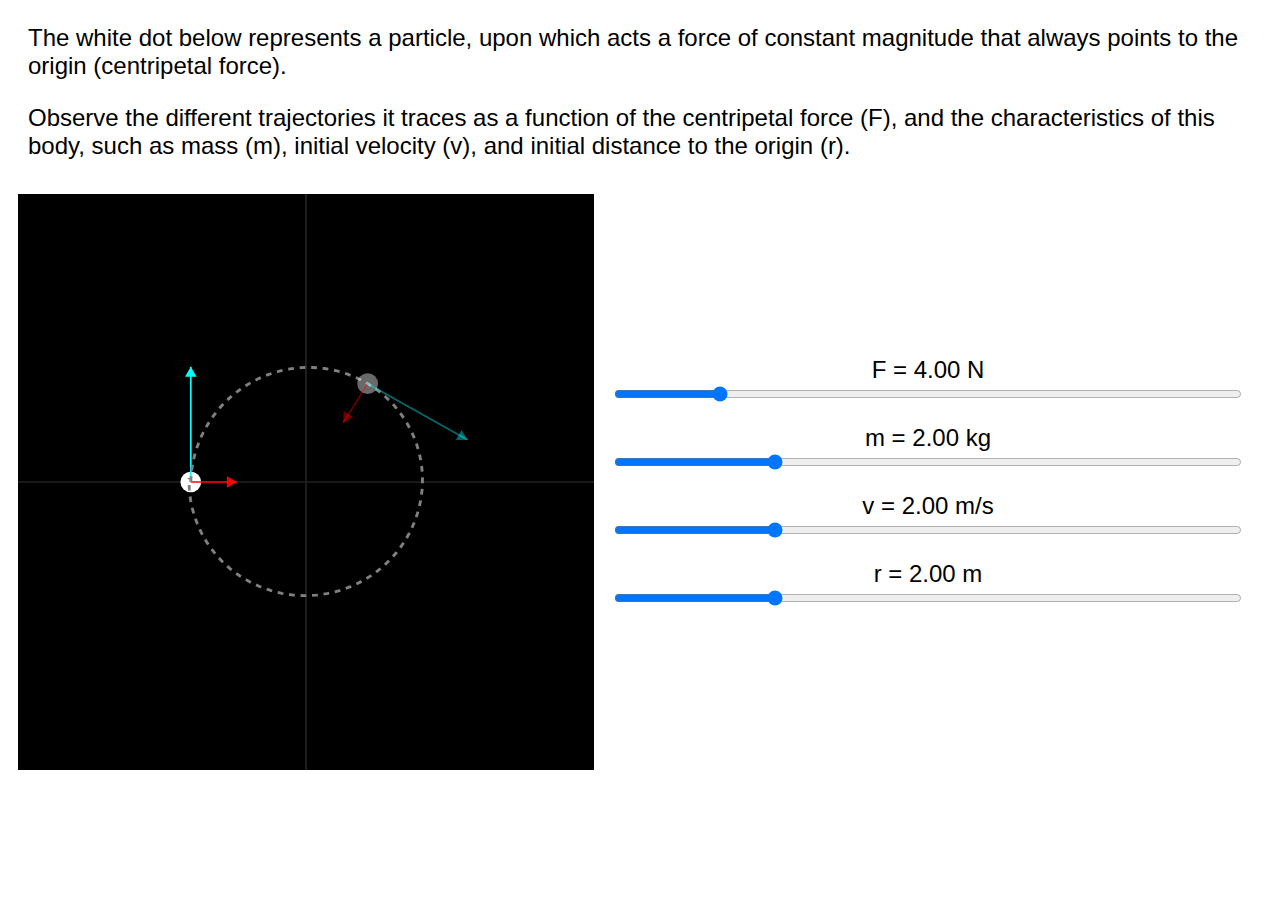
<file: centripetal_force/index.html>
<!DOCTYPE html>
<html>
	<head>
		<title lang="pt">Força centrípeta e movimento circular</title>
		<title lang="en">Centripetal force and circular motion</title>
		
		<link rel="stylesheet" href="style.css">
		<script src="script.js"></script>
		<script src="..\language_change.js"></script>
		<script>window.addEventListener("load", () => set_language("en"))</script>
	</head>
	<body>		
		<div class="header">
			<p class="text" lang="pt">Sobre o corpo representado como uma bolinha branca abaixo age uma força de módulo constante que sempre aponta para a origem (força centrípeta).</p>
			<p class="text" lang="en">The white dot below represents a particle, upon which acts a force of constant magnitude that always points to the origin (centripetal force).</p>
			
			<p class="text" lang="pt">Observe as diferentes trajetórias de um objeto em função da força centrípeta (F), e das características desse corpo como massa (m), velocidade inicial (v) e distância inicial até a origem (r).</p>
			<p class="text" lang="en">Observe the different trajectories it traces as a function of the centripetal force (F), and the characteristics of this body, such as mass (m), initial velocity (v), and initial distance to the origin (r).</p>
		</div>
		
		<div class="row center">
			<canvas id="simulation-canvas" width="400" height="400">
				<p lang="pt">HTML5 não é suportado pelo seu navegador.</p>
				<p lang="en">HTML5 is not supported by your browser.</p>
			</canvas>
			
			<div class="column">
				<div class="control column">
					<label id="force-label" for="force-slider">F = </label>
					<input type="range" id="force-slider"  min="0" max="25.0" step="0.001" value="4">
				</div>
				
				<div class="control column">
					<label id="mass-label" for="mass-slider">m = </label>
					<input type="range" id="mass-slider" min="1.0" max="5.0"  step="0.01" value="2">
				</div>
				
				<div class="control column">
					<label id="speed-label" for="speed-slider">v = </label>
					<input type="range" id="speed-slider" min="1.0" max="5.0"  step="0.01" value="2">
				</div>					
				
				<div class="control column">
					<label id="radius-label" for="radius-slider">r = </label>
					<input type="range" id="radius-slider" min="1.0" max="5.0"  step="0.01" value="2.0">
				</div>
			</div>
		</div>
	</body>
</html>
</file>
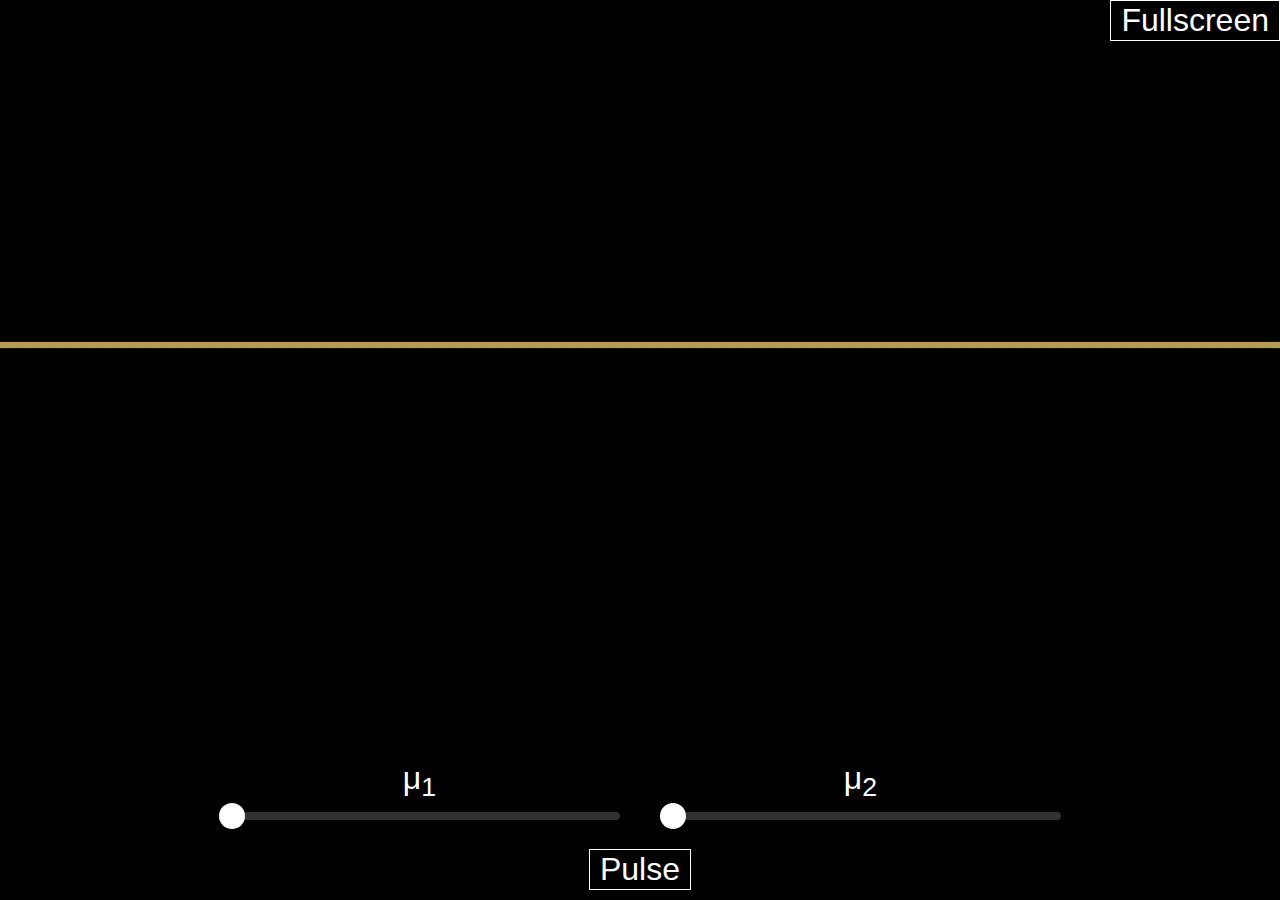
<file: wave_equation/refraction.html>
<!DOCTYPE html>

<html>
	<head>
		<meta charset="utf-8">
		<title lang="en">Refraction of waves on a string</title>
		<title lang="pt">Refração de ondas em uma corda</title>
		<link rel="stylesheet" type="text/css" href="style.css">
		<meta name="viewport" content="width=device-width, user-scalable=no">

		<script type="text/javascript" src="common.js"></script>
		<script type="text/javascript" src="wave.js"></script>
		<script type="text/javascript" src="refraction.js"></script>
		
		<script src="..\language_change.js"></script>
		<script>window.addEventListener("load", () => set_language("en"))</script>
	</head>
	
	<body oncontextmenu="return false">
		<div id="content">
			<div id="main">
				<canvas id="canvas" >HTML5 is not supported.</canvas>
			</div>
			<div id="bottom_panel">
				<div id="controls">
				<div class="row">
					<div class="column">
						<div class="center">
							<label for="density0_slider">μ<sub>1</sub></label>
						</div>
						<input id="density0_slider" type="range" min="0" max="1" value="0" step="0.01" oninput="density0_changed(this.value)" class="slider">
					</div>
					<div class="column">
						<div class="center">
							<label for="density1_slider">μ<sub>2</sub></label>
						</div>
						<input id="density1_slider" type="range" min="0" max="1" value="0" step="0.01" oninput="density1_changed(this.value)" class="slider">
					</div>
				</div>
					<input id="pulse_button" type="button" value="Pulse" lang="en" onclick="wave.pulse()" />
					<input id="pulse_button" type="button" value="Pulso" lang="pt" onclick="wave.pulse()" />
				</div>
			</div>
			
			<input type="button" id="fullscreen_button" onclick="toggle_fullscreen()" value="Tela cheia" lang="pt">
			<input type="button" id="fullscreen_button" onclick="toggle_fullscreen()" value="Fullscreen" lang="en">
		</div>
		
	</body>
</html>
</file>
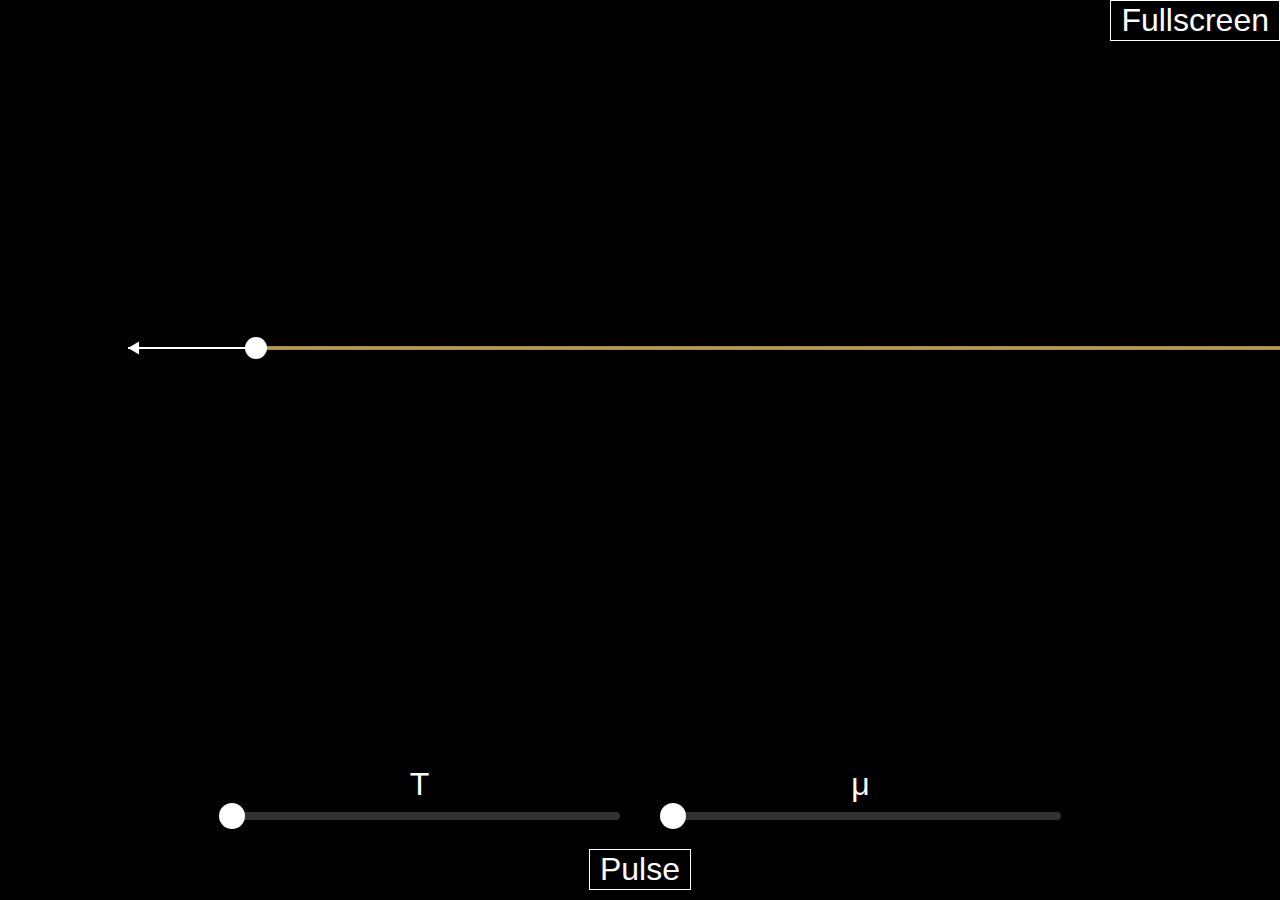
<file: wave_equation/velocity.html>
<!DOCTYPE html>

<html>
	<head>
		<meta charset="utf-8">
		<meta name="viewport" content="width=device-width, user-scalable=no">
		<title lang="en">Wave on a string</title>
		<title lang="pt">Velocidade de uma onda na corda</title>
		<link rel="stylesheet" type="text/css" href="style.css">

		<script type="text/javascript" src="common.js"></script>
		<script type="text/javascript" src="wave.js"></script>
		<script type="text/javascript" src="velocity.js"></script>
		
		<script src="..\language_change.js"></script>
		<script>window.addEventListener("load", () => set_language("en"))</script>
	</head>
	
	<body oncontextmenu="return false">
		<div id="content">
			<div id="main">
				<canvas id="canvas" >HTML5 is not supported.</canvas>
			</div>
			<div id="bottom_panel">
				<div id="controls">
				<div class="row">
					<div class="column">
						<div class="center">
							<label for="tension_slider">T</label>
						</div>
						<input id="tension_slider" type="range" min="0" max="1" value="0" step="0.01" oninput="tension_changed(this.value)" class="slider">
					</div>
					<div class="column">
						<div class="center">
							<label for="density_slider">μ</label>
						</div>
						<input id="density_slider" type="range" min="0" max="1" value="0" step="0.01" oninput="density_changed(this.value)" class="slider">
					</div>
				</div>
					<input id="pulse_button" type="button" value="Pulse" lang="en" onclick="wave.pulse()"/>
					<input id="pulse_button" type="button" value="Pulso" lang="pt" onclick="wave.pulse()"/>
				</div>
			</div>
		</div>
		<input type="button" id="fullscreen_button" onclick="toggle_fullscreen()" value="Fullscreen" lang="en">
		<input type="button" id="fullscreen_button" onclick="toggle_fullscreen()" value="Tela cheia" lang="pt">
	</body>
</html>
</file>
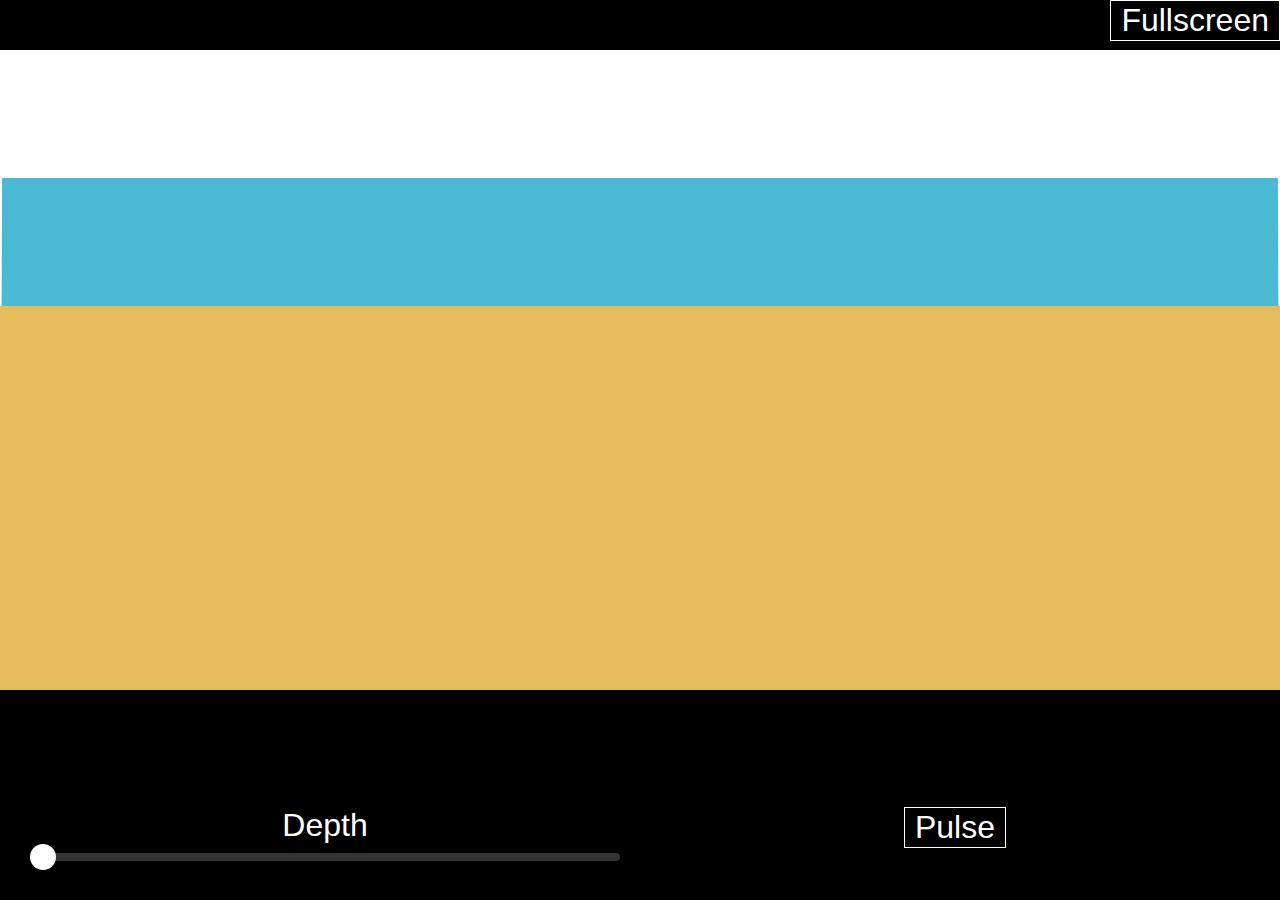
<file: wave_equation/water.html>
<!DOCTYPE html>

<html>
	<head>
		<meta charset="utf-8">
		<meta name="viewport" content="width=device-width, user-scalable=no">
		<title lang="en">Wave velocity as a function of depth</title>
		<title lang="pt">Velocidade de uma onda em relação à profundidade</title>
		<link rel="stylesheet" type="text/css" href="style.css">

		<script type="text/javascript" src="common.js"></script>
		<script type="text/javascript" src="wave.js"></script>
		<script type="text/javascript" src="water.js"></script>
		
		<script src="..\language_change.js"></script>
		<script>window.addEventListener("load", () => set_language("en"))</script>
		
	</head>
	
	<body oncontextmenu="return false">
		<div id="content">
			<div id="main">
				<canvas id="canvas">HTML5 is not supported.</canvas>
			</div>
			<div id="bottom_panel">
				<div class="row">
					<div class="column">
					<div class="center">
						<label for="depth_slider" lang="en">Depth</label>
						<label for="depth_slider" lang="pt">Profundidade</label>
					</div>
					<input id="depth_slider" type="range" min="0" max="1" value="0" step="0.01" oninput="depth_changed(this.value)" class="slider">

					</div>
					<div class="column">
					<input id="pulse_button" type="button" value="Pulso" onclick="wave.pulse()" lang="pt">
					<input id="pulse_button" type="button" value="Pulse" onclick="wave.pulse()" lang="en">

					</div>
				</div>
			</div>
		</div>
		<input type="button" id="fullscreen_button" onclick="toggle_fullscreen()" value="Fullscreen" lang="en">
		<input type="button" id="fullscreen_button" onclick="toggle_fullscreen()" value="Tela cheia" lang="pt">
	</body>
</html>
</file>
<file: centripetal_force/style.css>
body {
	overflow: hidden;
}

p, label, input[type=button] {
	font-family: Arial, Helvetica, sans-serif;
	font-size: 24px;
}

.header {
	padding: 0px 20px 0px 20px;
}

input[type=range] {
	width: 100%;
}

.row {
	display: flex;
	flex-direction: row;
	
	justify-content: center;
	align-items: center;
}

.control {
	padding-top: 10px;
	padding-bottom: 10px;
}

.column {
	margin-left: 20px;
	margin-right: 20px;
	display: flex;
	flex-direction: column;
	
	justify-content: center;
	align-items: center;
	
	width: 100%;
}

.center {
	display: flex;
	justify-content: center;
	align-items: center;
	padding: 10px;
}
</file>
<file: wave_equation/style.css>
html {
	height: 100%;
}

body {
	overflow: hidden;
	
	padding: 0px;
	margin: 0px;
	height: 100%;
	
	user-select: none;
	
	font-family: Arial, Helvetica, sans-serif;
	background-color: black;
	color: white;
}

label {
	font-size: xx-large;
	display: block;
	text-align: center;
}

#content {
	display: flex;
	flex-flow: column;
	height: 100%;
}

#main {
	flex: 1 1 auto;
	position: relative;
}

#bottom_panel {
	padding: 10px;
	flex: 0 1 auto;
}

#controls {
	min-width: 400px;
	max-width: 1000px;
	width: 70%;
	margin: auto;
}

.center {
	margin: auto;
	width: 50%;
}

.all {
	width: 200%;
}

.row {
	display: flex;
}

.column {
	padding: 20px;
	flex: 50%;
}

#fullscreen_button {
	position: absolute;
	top: 0;
	right: 0;
}

input[type=button] {
	padding-left: 10px;
	padding-right: 10px;
	background-color: black;
	color: white;
	border: 1px solid white;
	cursor: pointer;
	transition: background-color 0.1s ease;
	font-size: xx-large;
	margin: auto;
	display: block;
}

input[type=button]:hover {
	background-color: #222222;
}

input[type=button]:active {
	background-color: #111111;
}

input[type=button]:focus {
	outline: none;
}

input[type=range] {
  width: 100%;
  margin: 8.95px 0;
  background-color: transparent;
  -webkit-appearance: none;
}
input[type=range]:focus {
  outline: none;
}
input[type=range]::-webkit-slider-runnable-track {
  background: rgba(50, 50, 50, 1);
  border: 0;
  border-radius: 25px;
  width: 100%;
  height: 8.1px;
  cursor: pointer;
}
input[type=range]::-webkit-slider-thumb {
  margin-top: -8.95px;
  width: 26px;
  height: 26px;
  background: #ffffff;
  border: 0;
  border-radius: 15px;
  cursor: pointer;
  -webkit-appearance: none;
}
input[type=range]:focus::-webkit-slider-runnable-track {
  background: #646464;
}
input[type=range]::-moz-range-track {
  background: rgba(50, 50, 50, 1);
  border: 0;
  border-radius: 25px;
  width: 100%;
  height: 8.1px;
  cursor: pointer;
}
input[type=range]::-moz-range-thumb {
  width: 26px;
  height: 26px;
  background: #ffffff;
  border: 0;
  border-radius: 15px;
  cursor: pointer;
}
input[type=range]::-ms-track {
  background: transparent;
  border-color: transparent;
  border-width: 8.95px 0;
  color: transparent;
  width: 100%;
  height: 8.1px;
  cursor: pointer;
}
input[type=range]::-ms-fill-lower {
  background: #646464;
  border: 0;
  border-radius: 50px;
}
input[type=range]::-ms-fill-upper {
  background: rgba(100, 100, 100, 0.78);
  border: 0;
  border-radius: 50px;
}
input[type=range]::-ms-thumb {
  width: 26px;
  height: 26px;
  background: #ffffff;
  border: 0;
  border-radius: 15px;
  cursor: pointer;
  margin-top: 0px;
  /*Needed to keep the Edge thumb centred*/
}
input[type=range]:focus::-ms-fill-lower {
  background: rgba(100, 100, 100, 0.78);
}
input[type=range]:focus::-ms-fill-upper {
  background: #646464;
}
/*TODO: Use one of the selectors from https://stackoverflow.com/a/20541859/7077589 and figure out
how to remove the virtical space around the range input in IE*/
@supports (-ms-ime-align:auto) {
  /* Pre-Chromium Edge only styles, selector taken from hhttps://stackoverflow.com/a/32202953/7077589 */
  input[type=range] {
    margin: 0;
    /*Edge starts the margin from the thumb, not the track as other browsers do*/
  }
}
</file>
